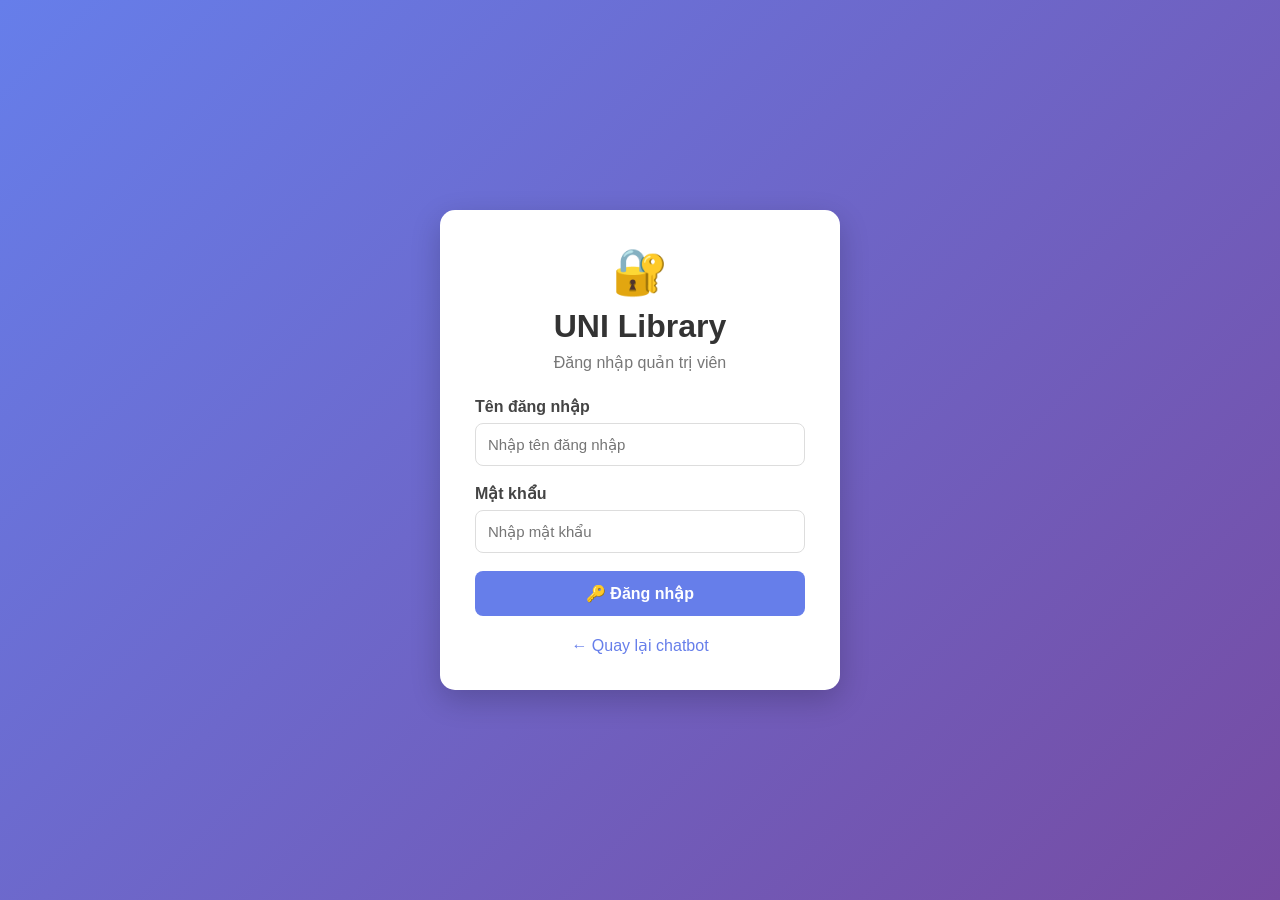
<file: templates/login.html>
<!DOCTYPE html>
<html lang="vi">
<head>
    <meta charset="UTF-8">
    <meta name="viewport" content="width=device-width, initial-scale=1.0">

    <title>Đăng nhập Admin - UNI Library</title>

    <style>
        * {
            box-sizing: border-box;
            margin: 0;
            padding: 0;
        }

        body {
            font-family: Arial, sans-serif;
            min-height: 100vh;
            display: flex;
            justify-content: center;
            align-items: center;
            background: linear-gradient(135deg, #667eea, #764ba2);
        }

        .login-box {
            width: 400px;
            background: white;
            padding: 35px;
            border-radius: 15px;
            box-shadow: 0 10px 30px rgba(0, 0, 0, 0.2);
        }

        .logo {
            text-align: center;
            font-size: 45px;
            margin-bottom: 10px;
        }

        h1 {
            text-align: center;
            color: #333;
            margin-bottom: 8px;
        }

        .subtitle {
            text-align: center;
            color: #777;
            margin-bottom: 25px;
        }

        .form-group {
            margin-bottom: 18px;
        }

        label {
            display: block;
            margin-bottom: 7px;
            font-weight: bold;
            color: #444;
        }

        input {
            width: 100%;
            padding: 12px;
            border: 1px solid #ddd;
            border-radius: 8px;
            font-size: 15px;
            outline: none;
        }

        input:focus {
            border-color: #667eea;
        }

        .login-btn {
            width: 100%;
            padding: 13px;
            border: none;
            border-radius: 8px;
            background: #667eea;
            color: white;
            font-size: 16px;
            font-weight: bold;
            cursor: pointer;
        }

        .login-btn:hover {
            background: #5568d8;
        }

        .error {
            color: #d93025;
            text-align: center;
            margin-bottom: 15px;
            display: none;
        }

        .back-link {
            display: block;
            text-align: center;
            margin-top: 20px;
            color: #667eea;
            text-decoration: none;
        }

        .back-link:hover {
            text-decoration: underline;
        }
    </style>
</head>

<body>

    <div class="login-box">

        <div class="logo">🔐</div>

        <h1>UNI Library</h1>

        <p class="subtitle">
            Đăng nhập quản trị viên
        </p>

        <div id="error-message" class="error"></div>

        <form id="login-form">

            <div class="form-group">
                <label for="username">
                    Tên đăng nhập
                </label>

                <input
                    type="text"
                    id="username"
                    placeholder="Nhập tên đăng nhập"
                    required
                >
            </div>

            <div class="form-group">
                <label for="password">
                    Mật khẩu
                </label>

                <input
                    type="password"
                    id="password"
                    placeholder="Nhập mật khẩu"
                    required
                >
            </div>

            <button
                type="submit"
                class="login-btn"
            >
                🔑 Đăng nhập
            </button>

        </form>

        <a href="/" class="back-link">
            ← Quay lại chatbot
        </a>

    </div>

    <script>

        document
            .getElementById("login-form")
            .addEventListener("submit", async function(event) {

                event.preventDefault();

                const username =
                    document.getElementById("username").value.trim();

                const password =
                    document.getElementById("password").value;

                const errorMessage =
                    document.getElementById("error-message");

                errorMessage.style.display = "none";

                try {

                    const response = await fetch("/admin/login", {

                        method: "POST",

                        headers: {
                            "Content-Type": "application/json"
                        },

                        body: JSON.stringify({
                            username: username,
                            password: password
                        })

                    });

                    const data = await response.json();

                    if (!response.ok) {

                        errorMessage.textContent =
                            "❌ " +
                            (data.error || "Đăng nhập thất bại.");

                        errorMessage.style.display = "block";

                        return;
                    }

                    window.location.href = "/admin";

                } catch (error) {

                    console.error(
                        "Lỗi đăng nhập:",
                        error
                    );

                    errorMessage.textContent =
                        "❌ Không thể kết nối đến máy chủ.";

                    errorMessage.style.display = "block";

                }

            });

    </script>

</body>
</html>
</file>
